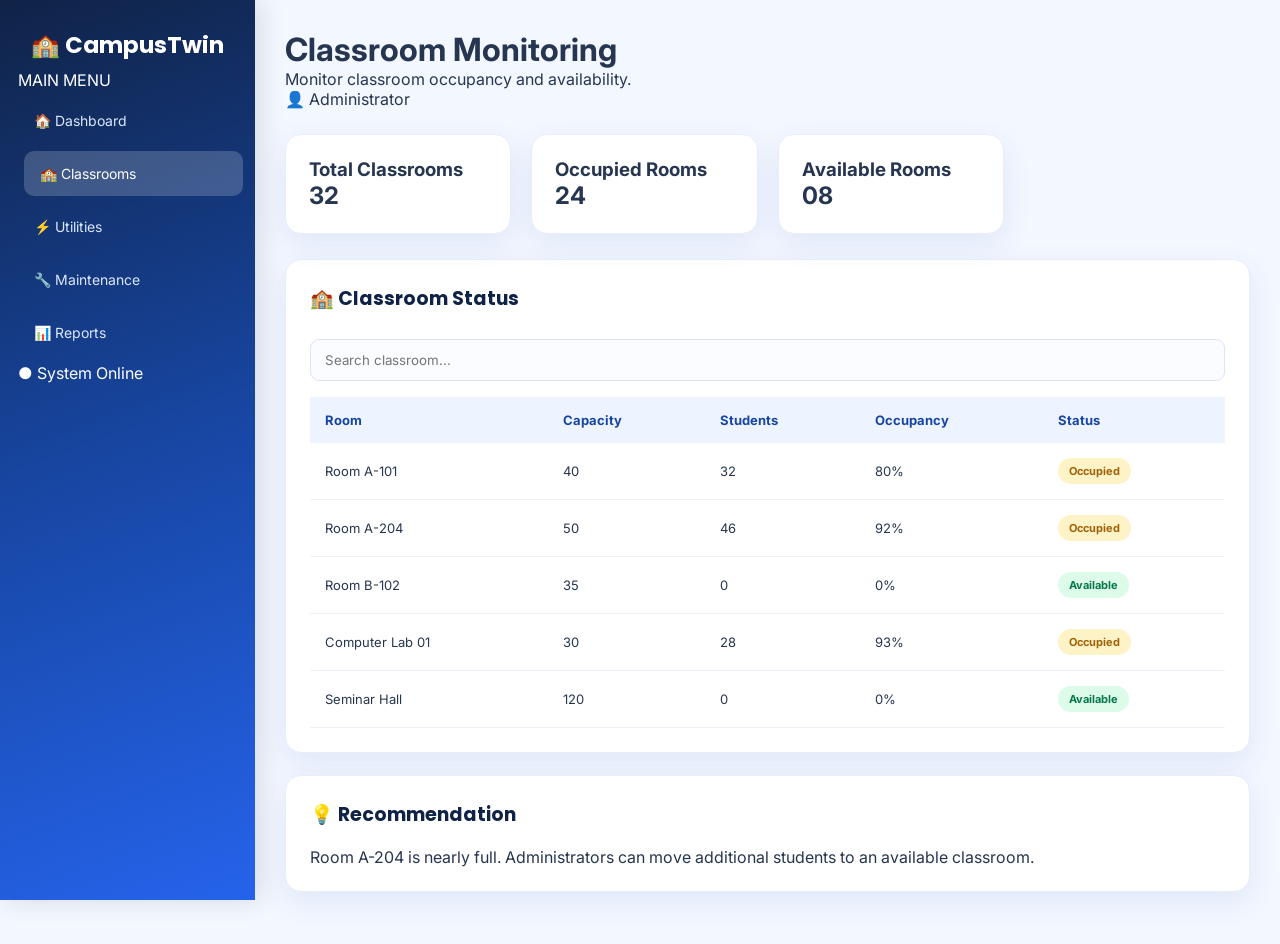
<file: classrooms.html>
<!DOCTYPE html>
<html lang="en">
<head>
    <meta charset="UTF-8">
    <meta name="viewport" content="width=device-width, initial-scale=1.0">
    <title>Classrooms | CampusTwin</title>
    <link rel="stylesheet" href="style.css">
</head>
<body>

<div class="sidebar">
    <h2>🏫 CampusTwin</h2>
    <p class="side-label">MAIN MENU</p>
    <a href="index.html">🏠 Dashboard</a>
    <a class="active" href="classrooms.html">🏫 Classrooms</a>
    <a href="utilities.html">⚡ Utilities</a>
    <a href="maintenance.html">🔧 Maintenance</a>
    <a href="reports.html">📊 Reports</a>
    <div class="sidebar-bottom">● System Online</div>
</div>

<div class="main-content">
    <header>
        <div>
            <h1>Classroom Monitoring</h1>
            <p>Monitor classroom occupancy and availability.</p>
        </div>
        <div class="admin">👤 Administrator</div>
    </header>

    <section class="cards">
        <div class="card purple">
            <h3>Total Classrooms</h3>
            <h1>32</h1>
        </div>
        <div class="card green">
            <h3>Occupied Rooms</h3>
            <h1>24</h1>
        </div>
        <div class="card blue">
            <h3>Available Rooms</h3>
            <h1>08</h1>
        </div>
    </section>

    <div class="panel">
        <h2>🏫 Classroom Status</h2>

        <input type="text" id="roomSearch"
        placeholder="Search classroom..."
        oninput="filterRooms()">

        <div class="table-container">
            <table id="roomTable">
                <tr>
                    <th>Room</th>
                    <th>Capacity</th>
                    <th>Students</th>
                    <th>Occupancy</th>
                    <th>Status</th>
                </tr>

                <tr>
                    <td>Room A-101</td>
                    <td>40</td>
                    <td>32</td>
                    <td>80%</td>
                    <td><span class="status occupied">Occupied</span></td>
                </tr>

                <tr>
                    <td>Room A-204</td>
                    <td>50</td>
                    <td>46</td>
                    <td>92%</td>
                    <td><span class="status occupied">Occupied</span></td>
                </tr>

                <tr>
                    <td>Room B-102</td>
                    <td>35</td>
                    <td>0</td>
                    <td>0%</td>
                    <td><span class="status available">Available</span></td>
                </tr>

                <tr>
                    <td>Computer Lab 01</td>
                    <td>30</td>
                    <td>28</td>
                    <td>93%</td>
                    <td><span class="status occupied">Occupied</span></td>
                </tr>

                <tr>
                    <td>Seminar Hall</td>
                    <td>120</td>
                    <td>0</td>
                    <td>0%</td>
                    <td><span class="status available">Available</span></td>
                </tr>
            </table>
        </div>
    </div>

    <div class="panel">
        <h2>💡 Recommendation</h2>
        Room A-204 is nearly full. Administrators can move additional students to an available classroom.
    </div>
</div>

<script src="script.js"></script>
</body>
</html>
</file>
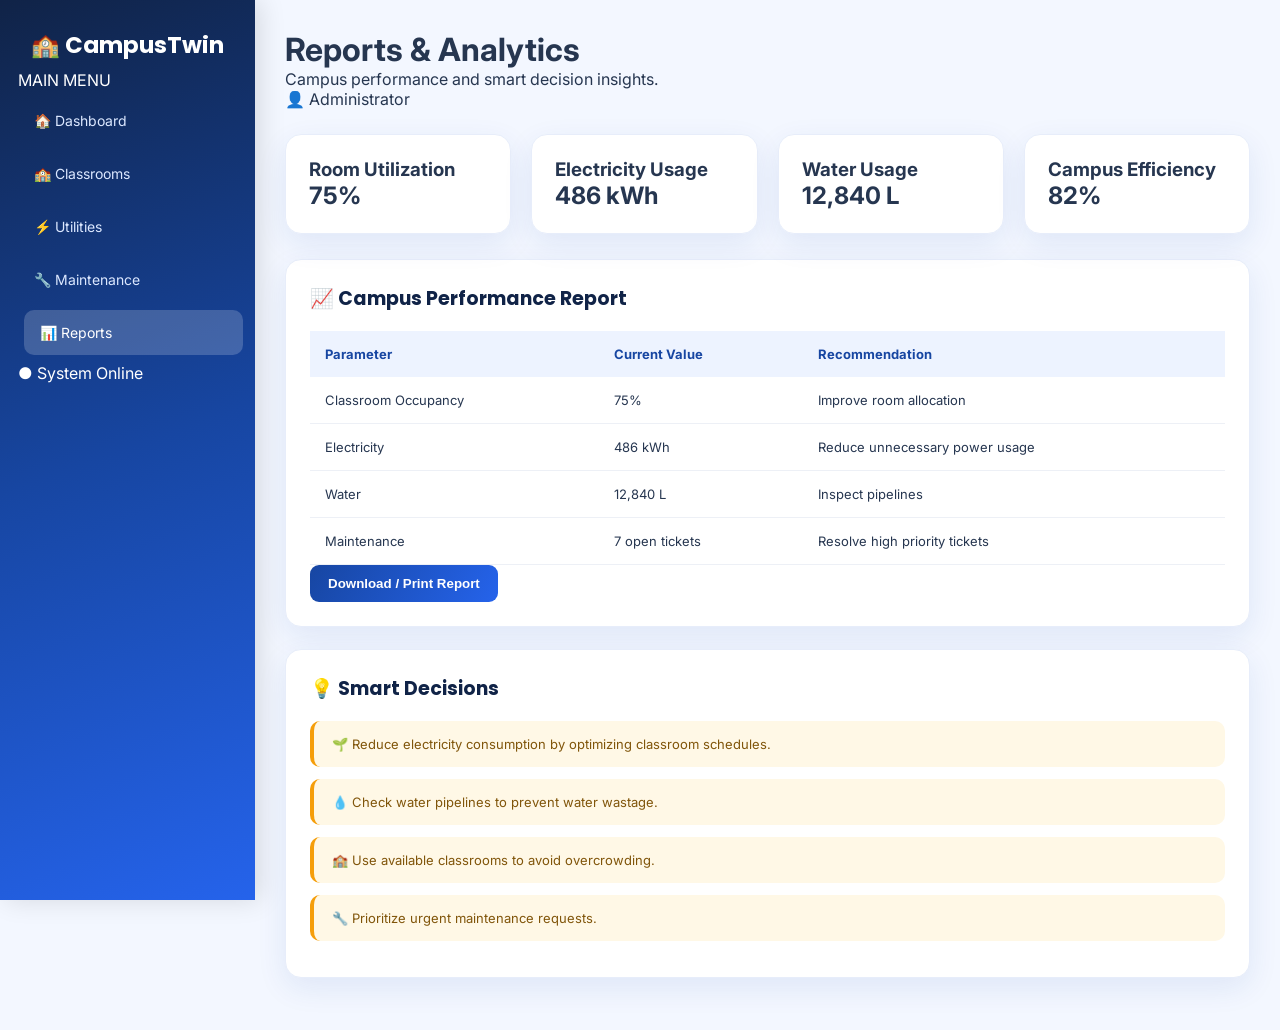
<file: reports.html>
<!DOCTYPE html>
<html lang="en">
<head>
    <meta charset="UTF-8">
    <meta name="viewport" content="width=device-width, initial-scale=1.0">
    <title>Reports | CampusTwin</title>
    <link rel="stylesheet" href="style.css">
</head>
<body>

<div class="sidebar">
    <h2>🏫 CampusTwin</h2>
    <p class="side-label">MAIN MENU</p>
    <a href="index.html">🏠 Dashboard</a>
    <a href="classrooms.html">🏫 Classrooms</a>
    <a href="utilities.html">⚡ Utilities</a>
    <a href="maintenance.html">🔧 Maintenance</a>
    <a class="active" href="reports.html">📊 Reports</a>
    <div class="sidebar-bottom">● System Online</div>
</div>

<div class="main-content">
    <header>
        <div>
            <h1>Reports & Analytics</h1>
            <p>Campus performance and smart decision insights.</p>
        </div>
        <div class="admin">👤 Administrator</div>
    </header>

    <section class="cards">
        <div class="card purple">
            <h3>Room Utilization</h3>
            <h1>75%</h1>
        </div>
        <div class="card orange">
            <h3>Electricity Usage</h3>
            <h1>486 kWh</h1>
        </div>
        <div class="card blue">
            <h3>Water Usage</h3>
            <h1>12,840 L</h1>
        </div>
        <div class="card green">
            <h3>Campus Efficiency</h3>
            <h1>82%</h1>
        </div>
    </section>

    <div class="panel">
        <h2>📈 Campus Performance Report</h2>

        <table>
            <tr>
                <th>Parameter</th>
                <th>Current Value</th>
                <th>Recommendation</th>
            </tr>
            <tr>
                <td>Classroom Occupancy</td>
                <td>75%</td>
                <td>Improve room allocation</td>
            </tr>
            <tr>
                <td>Electricity</td>
                <td>486 kWh</td>
                <td>Reduce unnecessary power usage</td>
            </tr>
            <tr>
                <td>Water</td>
                <td>12,840 L</td>
                <td>Inspect pipelines</td>
            </tr>
            <tr>
                <td>Maintenance</td>
                <td>7 open tickets</td>
                <td>Resolve high priority tickets</td>
            </tr>
        </table>

        <button onclick="window.print()">Download / Print Report</button>
    </div>

    <div class="panel">
        <h2>💡 Smart Decisions</h2>
        <div class="alert success">🌱 Reduce electricity consumption by optimizing classroom schedules.</div>
        <div class="alert warning">💧 Check water pipelines to prevent water wastage.</div>
        <div class="alert success">🏫 Use available classrooms to avoid overcrowding.</div>
        <div class="alert warning">🔧 Prioritize urgent maintenance requests.</div>
    </div>
</div>

<script src="script.js"></script>
</body>
</html>
</file>
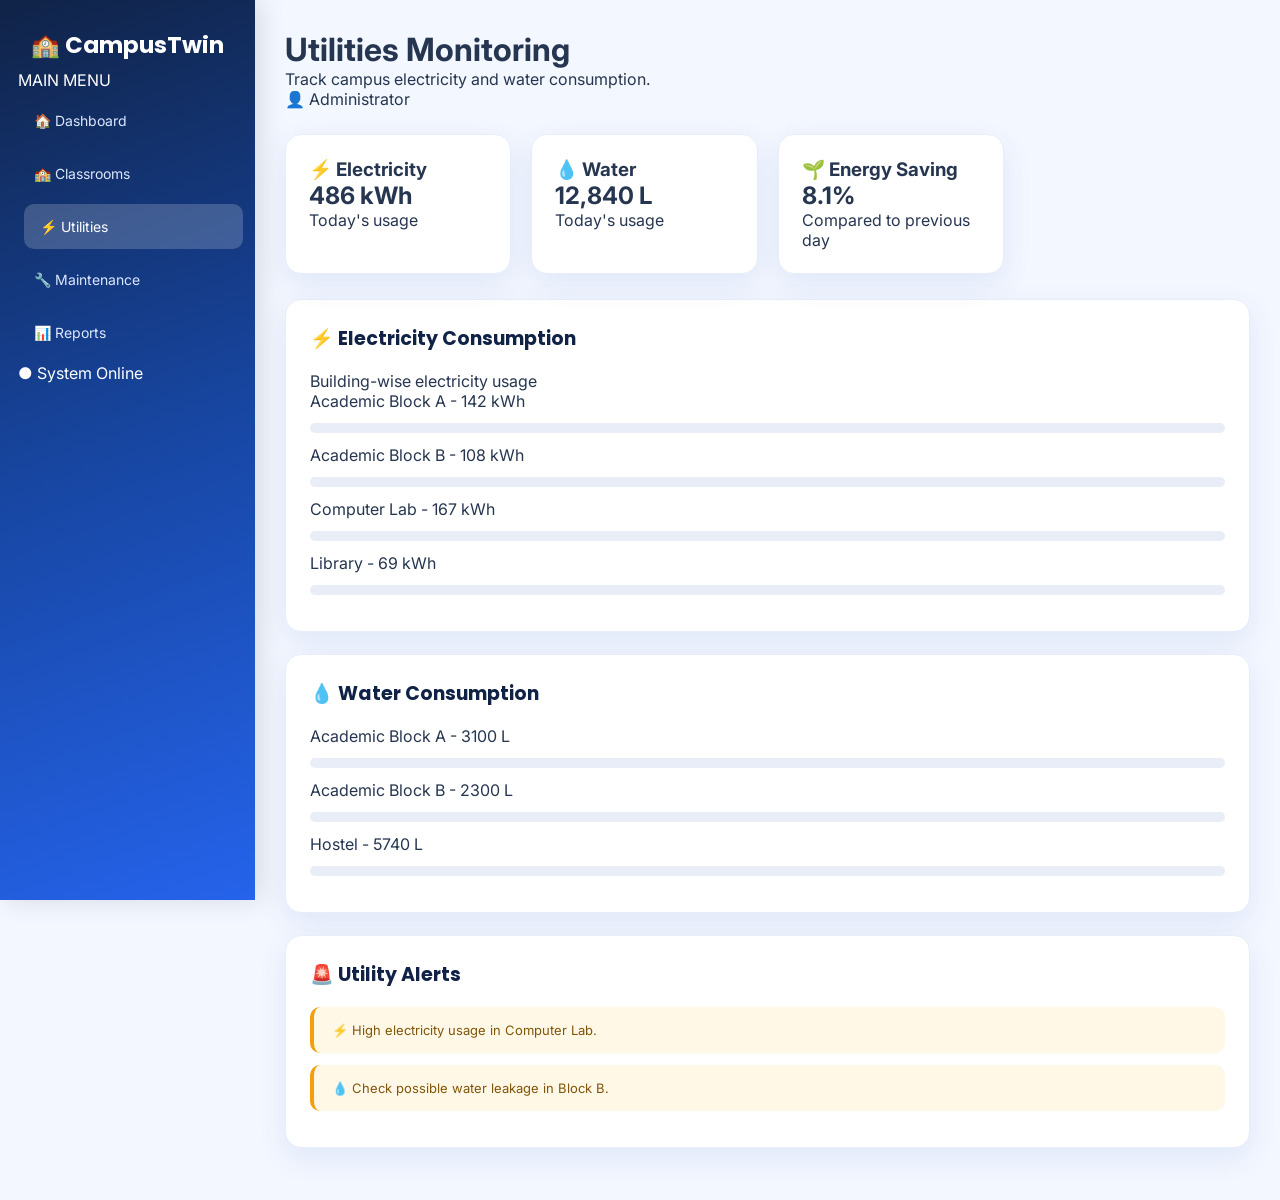
<file: utilities.html>
<!DOCTYPE html>
<html lang="en">
<head>
    <meta charset="UTF-8">
    <meta name="viewport" content="width=device-width, initial-scale=1.0">
    <title>Utilities | CampusTwin</title>
    <link rel="stylesheet" href="style.css">
</head>
<body>

<div class="sidebar">
    <h2>🏫 CampusTwin</h2>
    <p class="side-label">MAIN MENU</p>
    <a href="index.html">🏠 Dashboard</a>
    <a href="classrooms.html">🏫 Classrooms</a>
    <a class="active" href="utilities.html">⚡ Utilities</a>
    <a href="maintenance.html">🔧 Maintenance</a>
    <a href="reports.html">📊 Reports</a>
    <div class="sidebar-bottom">● System Online</div>
</div>

<div class="main-content">
    <header>
        <div>
            <h1>Utilities Monitoring</h1>
            <p>Track campus electricity and water consumption.</p>
        </div>
        <div class="admin">👤 Administrator</div>
    </header>

    <section class="cards">
        <div class="card orange">
            <h3>⚡ Electricity</h3>
            <h1>486 kWh</h1>
            <p>Today's usage</p>
        </div>

        <div class="card blue">
            <h3>💧 Water</h3>
            <h1>12,840 L</h1>
            <p>Today's usage</p>
        </div>

        <div class="card green">
            <h3>🌱 Energy Saving</h3>
            <h1>8.1%</h1>
            <p>Compared to previous day</p>
        </div>
    </section>

    <div class="panel">
        <h2>⚡ Electricity Consumption</h2>
        <p>Building-wise electricity usage</p>

        <div class="usage">
            <label>Academic Block A - 142 kWh</label>
            <div class="progress"><div style="width:85%"></div></div>

            <label>Academic Block B - 108 kWh</label>
            <div class="progress"><div style="width:65%"></div></div>

            <label>Computer Lab - 167 kWh</label>
            <div class="progress"><div style="width:100%"></div></div>

            <label>Library - 69 kWh</label>
            <div class="progress"><div style="width:41%"></div></div>
        </div>
    </div>

    <div class="panel">
        <h2>💧 Water Consumption</h2>

        <div class="usage">
            <label>Academic Block A - 3100 L</label>
            <div class="progress water-progress"><div style="width:70%"></div></div>

            <label>Academic Block B - 2300 L</label>
            <div class="progress water-progress"><div style="width:52%"></div></div>

            <label>Hostel - 5740 L</label>
            <div class="progress water-progress"><div style="width:100%"></div></div>
        </div>
    </div>

    <div class="panel">
        <h2>🚨 Utility Alerts</h2>
        <div class="alert warning">⚡ High electricity usage in Computer Lab.</div>
        <div class="alert danger">💧 Check possible water leakage in Block B.</div>
    </div>
</div>

<script src="script.js"></script>
</body>
</html>
</file>
<file: style.css>
@import url('https://fonts.googleapis.com/css2?family=Inter:wght@400;500;600;700;800&family=Poppins:wght@400;500;600;700;800&display=swap');

:root {
    --primary: #1746a2;
    --secondary: #2563eb;
    --dark: #102347;
    --light: #f3f7ff;
    --white: #ffffff;
    --text: #263650;
    --muted: #718096;
    --green: #16a36a;
    --orange: #f59e0b;
    --red: #e34b4b;
    --shadow: 0 10px 30px rgba(23, 70, 162, 0.09);
    --radius: 16px;
}

* {
    margin: 0;
    padding: 0;
    box-sizing: border-box;
}

html {
    scroll-behavior: smooth;
}

body {
    font-family: 'Inter', sans-serif;
    background: var(--light);
    color: var(--text);
    overflow-x: hidden;
}

/* SIDEBAR */

.sidebar {
    width: 255px;
    height: 100vh;
    position: fixed;
    top: 0;
    left: 0;
    z-index: 100;
    padding: 28px 18px;
    color: white;
    background: linear-gradient(160deg, #102347, #1746a2, #2563eb);
    box-shadow: 5px 0 25px rgba(0, 0, 0, 0.12);
    animation: slideInLeft 0.7s ease;
}

.sidebar h2 {
    font-family: 'Poppins', sans-serif;
    font-size: 23px;
    text-align: center;
    margin-bottom: 8px;
}

.sidebar .college-name {
    text-align: center;
    font-size: 11px;
    color: #dce8ff;
    margin-bottom: 38px;
    letter-spacing: 1px;
}

.sidebar a {
    display: flex;
    align-items: center;
    gap: 12px;
    color: #dce8ff;
    text-decoration: none;
    padding: 14px 16px;
    margin: 8px 0;
    border-radius: 10px;
    font-size: 14px;
    transition: 0.3s ease;
}

.sidebar a:hover,
.sidebar a.active {
    color: white;
    background: rgba(255, 255, 255, 0.19);
    transform: translateX(6px);
}

/* MAIN CONTENT */

.main-content,
.main {
    margin-left: 255px;
    padding: 30px;
    min-height: 100vh;
}

.topbar {
    display: flex;
    justify-content: space-between;
    align-items: center;
    gap: 15px;
    margin-bottom: 25px;
    animation: fadeDown 0.7s ease;
}

.topbar h1 {
    font-family: 'Poppins', sans-serif;
    color: var(--dark);
    font-size: 27px;
}

.topbar p {
    color: var(--muted);
    margin-top: 5px;
    font-size: 13px;
}

/* CAMPUS HERO IMAGE */

.campus-hero {
    min-height: 320px;
    position: relative;
    display: flex;
    align-items: center;
    padding: 45px;
    margin-bottom: 30px;
    overflow: hidden;
    border-radius: 22px;
    color: white;
    background:
        linear-gradient(90deg, rgba(8, 28, 68, 0.90), rgba(8, 28, 68, 0.25)),
        url("assets/vemu-campus.jpg") center 55% / cover no-repeat;
    box-shadow: var(--shadow);
    animation: fadeUp 0.9s ease;
}

.campus-hero-content {
    max-width: 600px;
    position: relative;
    z-index: 2;
}

.campus-hero h1 {
    font-family: 'Poppins', sans-serif;
    font-size: clamp(28px, 4vw, 43px);
    line-height: 1.2;
    margin-bottom: 14px;
}

.campus-hero p {
    line-height: 1.8;
    color: #e8f0ff;
    margin-bottom: 22px;
}

.hero-button {
    display: inline-block;
    background: white;
    color: var(--primary);
    text-decoration: none;
    padding: 12px 22px;
    border-radius: 9px;
    font-weight: 700;
    transition: 0.3s;
}

.hero-button:hover {
    background: #dce8ff;
    transform: translateY(-4px);
}

/* DASHBOARD CARDS */

.stats-grid,
.cards,
.dashboard-cards {
    display: grid;
    grid-template-columns: repeat(4, minmax(0, 1fr));
    gap: 20px;
    margin: 25px 0;
}

.stat-card,
.card {
    position: relative;
    overflow: hidden;
    padding: 23px;
    background: var(--white);
    border: 1px solid #e7edfa;
    border-radius: var(--radius);
    box-shadow: var(--shadow);
    transition: transform 0.3s, box-shadow 0.3s;
    animation: fadeUp 0.7s ease both;
}

.stat-card:hover,
.card:hover {
    transform: translateY(-8px);
    box-shadow: 0 18px 38px rgba(23, 70, 162, 0.15);
}

.stat-card::after {
    content: "";
    position: absolute;
    width: 90px;
    height: 90px;
    right: -35px;
    top: -35px;
    border-radius: 50%;
    background: rgba(37, 99, 235, 0.07);
}

.stat-card h3 {
    color: var(--muted);
    font-size: 13px;
    font-weight: 600;
    margin-bottom: 13px;
}

.stat-card h2 {
    font-size: 29px;
    color: var(--dark);
    margin-bottom: 8px;
}

.stat-card p {
    font-size: 12px;
    color: var(--green);
}

.stat-icon {
    font-size: 28px;
    margin-bottom: 15px;
}

/* PANELS AND SECTIONS */

.panel,
.content-box {
    background: white;
    padding: 24px;
    margin: 22px 0;
    border-radius: var(--radius);
    border: 1px solid #e7edfa;
    box-shadow: var(--shadow);
    animation: fadeUp 0.8s ease;
}

.panel h2,
.content-box h2 {
    color: var(--dark);
    font-family: 'Poppins', sans-serif;
    font-size: 19px;
    margin-bottom: 18px;
}

/* TABLES */

table {
    width: 100%;
    border-collapse: collapse;
    min-width: 600px;
}

.table-container {
    width: 100%;
    overflow-x: auto;
}

th {
    background: #edf3ff;
    color: var(--primary);
    padding: 15px;
    text-align: left;
    font-size: 13px;
}

td {
    padding: 15px;
    border-bottom: 1px solid #edf0f6;
    font-size: 13px;
}

tr {
    transition: background 0.2s;
}

tbody tr:hover {
    background: #f5f8ff;
}

/* STATUS LABELS */

.status,
.badge {
    display: inline-block;
    padding: 6px 11px;
    border-radius: 20px;
    font-size: 11px;
    font-weight: 700;
}

.available,
.resolved,
.normal {
    color: #087849;
    background: #dcfce9;
}

.occupied,
.pending,
.warning {
    color: #a16207;
    background: #fef3c7;
}

.maintenance,
.critical {
    color: #b42323;
    background: #fee2e2;
}

/* BUTTONS */

button,
.btn {
    border: none;
    padding: 11px 18px;
    border-radius: 9px;
    background: linear-gradient(120deg, var(--primary), var(--secondary));
    color: white;
    font-weight: 600;
    cursor: pointer;
    transition: 0.3s ease;
}

button:hover,
.btn:hover {
    transform: translateY(-3px);
    box-shadow: 0 8px 18px rgba(37, 99, 235, 0.25);
}

/* FORMS */

input,
select,
textarea {
    width: 100%;
    padding: 12px 14px;
    margin: 8px 0 16px;
    border: 1px solid #dce4f2;
    border-radius: 9px;
    outline: none;
    background: #fbfcff;
    font-family: inherit;
    transition: 0.3s;
}

input:focus,
select:focus,
textarea:focus {
    border-color: var(--secondary);
    box-shadow: 0 0 0 3px rgba(37, 99, 235, 0.1);
}

/* PROGRESS BARS */

.progress {
    width: 100%;
    height: 10px;
    background: #e8edf7;
    border-radius: 20px;
    overflow: hidden;
    margin: 12px 0;
}

.progress-bar {
    height: 100%;
    border-radius: 20px;
    background: linear-gradient(90deg, #1746a2, #38a3ff);
    animation: growBar 1.5s ease;
}

/* ALERTS */

.alert {
    padding: 15px 18px;
    margin: 12px 0;
    border-radius: 10px;
    background: #fff8e6;
    border-left: 4px solid var(--orange);
    color: #80550a;
    font-size: 13px;
}

/* CHART BARS */

.chart {
    display: flex;
    align-items: end;
    justify-content: space-around;
    gap: 15px;
    min-height: 190px;
    padding: 20px 10px 0;
}

.chart-bar {
    width: 35px;
    min-height: 10px;
    border-radius: 7px 7px 0 0;
    background: linear-gradient(180deg, #60a5fa, #1746a2);
    transition: 0.3s;
    animation: growBar 1.2s ease;
}

.chart-bar:hover {
    filter: brightness(1.2);
    transform: scaleX(1.1);
}

/* FOOTER */

footer {
    text-align: center;
    padding: 25px;
    color: var(--muted);
    font-size: 12px;
}

/* ANIMATIONS */

@keyframes fadeUp {
    from {
        opacity: 0;
        transform: translateY(25px);
    }
    to {
        opacity: 1;
        transform: translateY(0);
    }
}

@keyframes fadeDown {
    from {
        opacity: 0;
        transform: translateY(-20px);
    }
    to {
        opacity: 1;
        transform: translateY(0);
    }
}

@keyframes slideInLeft {
    from {
        opacity: 0;
        transform: translateX(-40px);
    }
    to {
        opacity: 1;
        transform: translateX(0);
    }
}

@keyframes growBar {
    from {
        transform: scaleY(0);
        transform-origin: bottom;
    }
    to {
        transform: scaleY(1);
        transform-origin: bottom;
    }
}

/* RESPONSIVE DESIGN */

@media (max-width: 1100px) {
    .stats-grid,
    .cards,
    .dashboard-cards {
        grid-template-columns: repeat(2, minmax(0, 1fr));
    }
}

@media (max-width: 768px) {
    .sidebar {
        position: relative;
        width: 100%;
        height: auto;
        padding: 15px;
    }

    .sidebar .college-name {
        margin-bottom: 15px;
    }

    .sidebar a {
        display: inline-flex;
        padding: 10px;
        margin: 3px;
    }

    .main-content,
    .main {
        margin-left: 0;
        padding: 18px;
    }

    .topbar {
        align-items: flex-start;
        flex-direction: column;
    }

    .campus-hero {
        min-height: 280px;
        padding: 25px;
    }
}

@media (max-width: 500px) {
    .stats-grid,
    .cards,
    .dashboard-cards {
        grid-template-columns: 1fr;
    }

    .topbar h1 {
        font-size: 22px;
    }

    .campus-hero {
        padding: 20px;
    }
}

@media (prefers-reduced-motion: reduce) {
    *,
    *::before,
    *::after {
        animation-duration: 0.01ms !important;
        transition-duration: 0.01ms !important;
        scroll-behavior: auto !important;
    }
}
</file>
